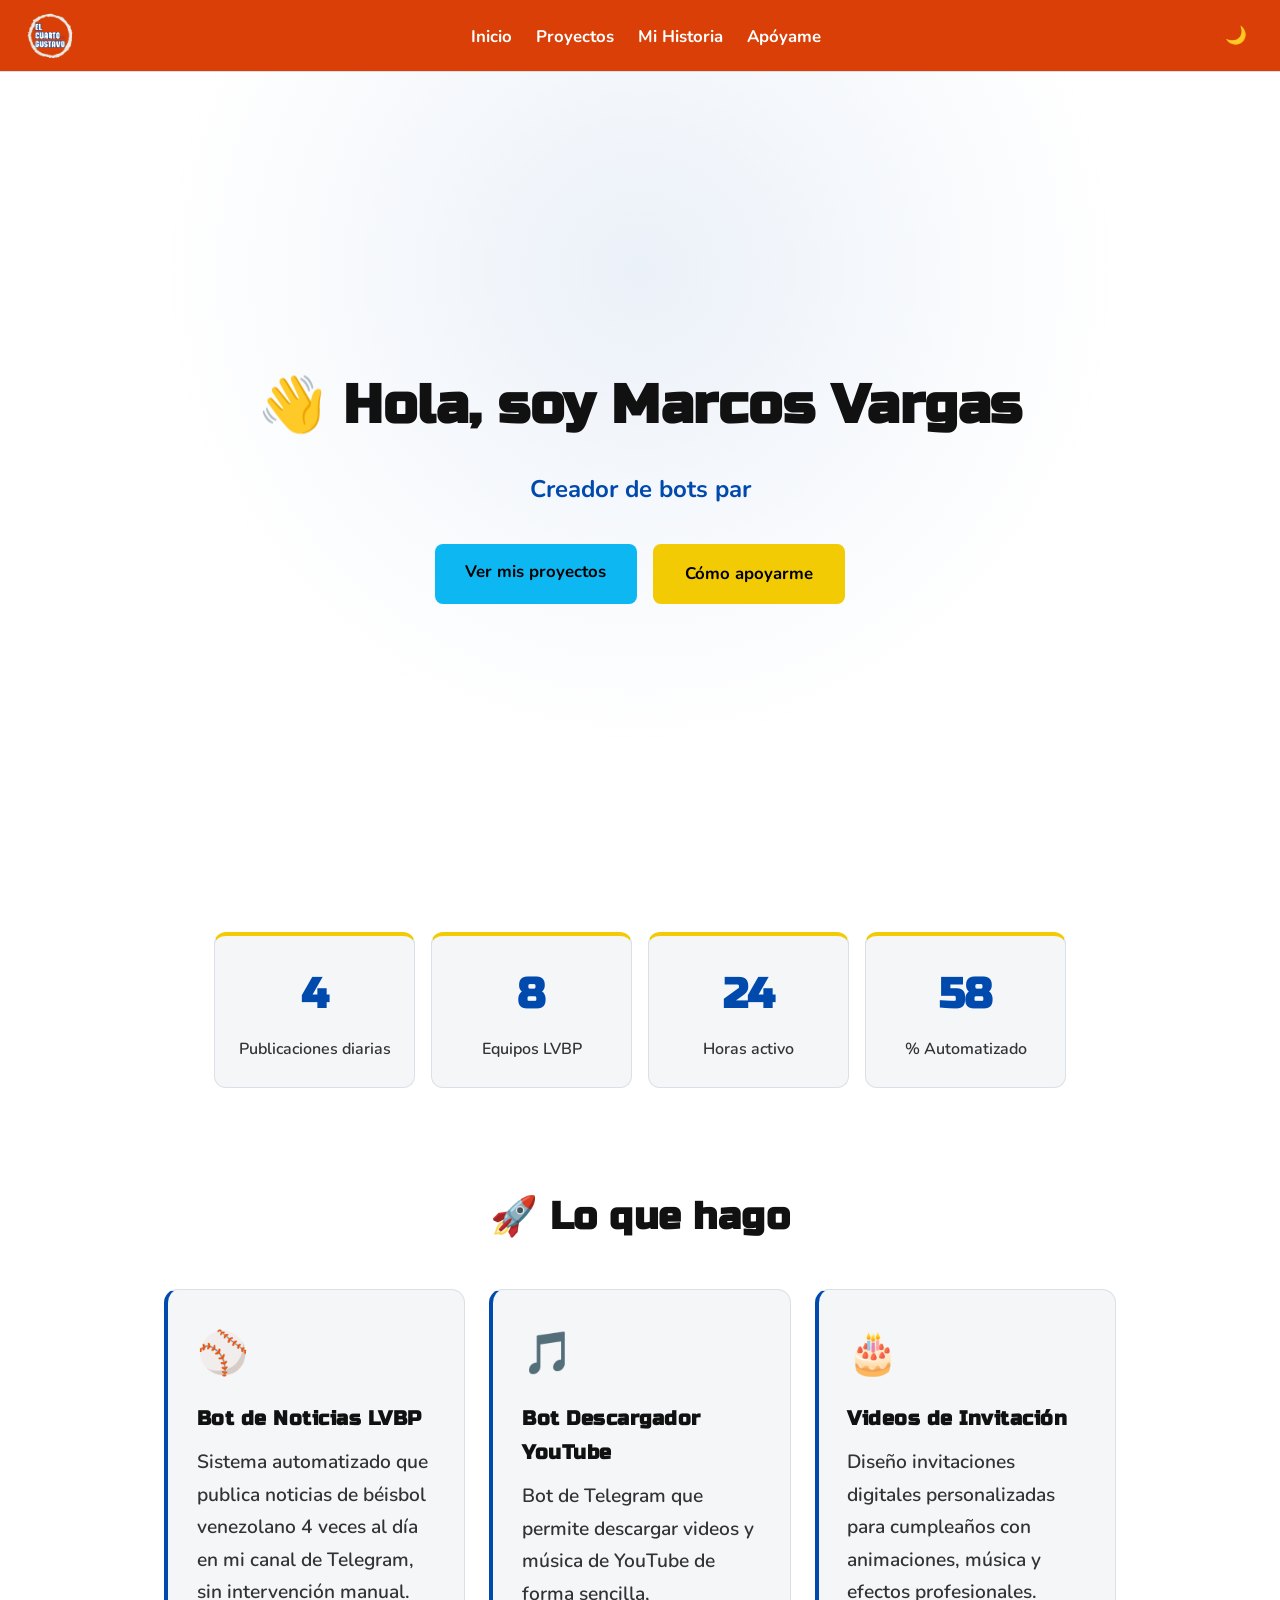
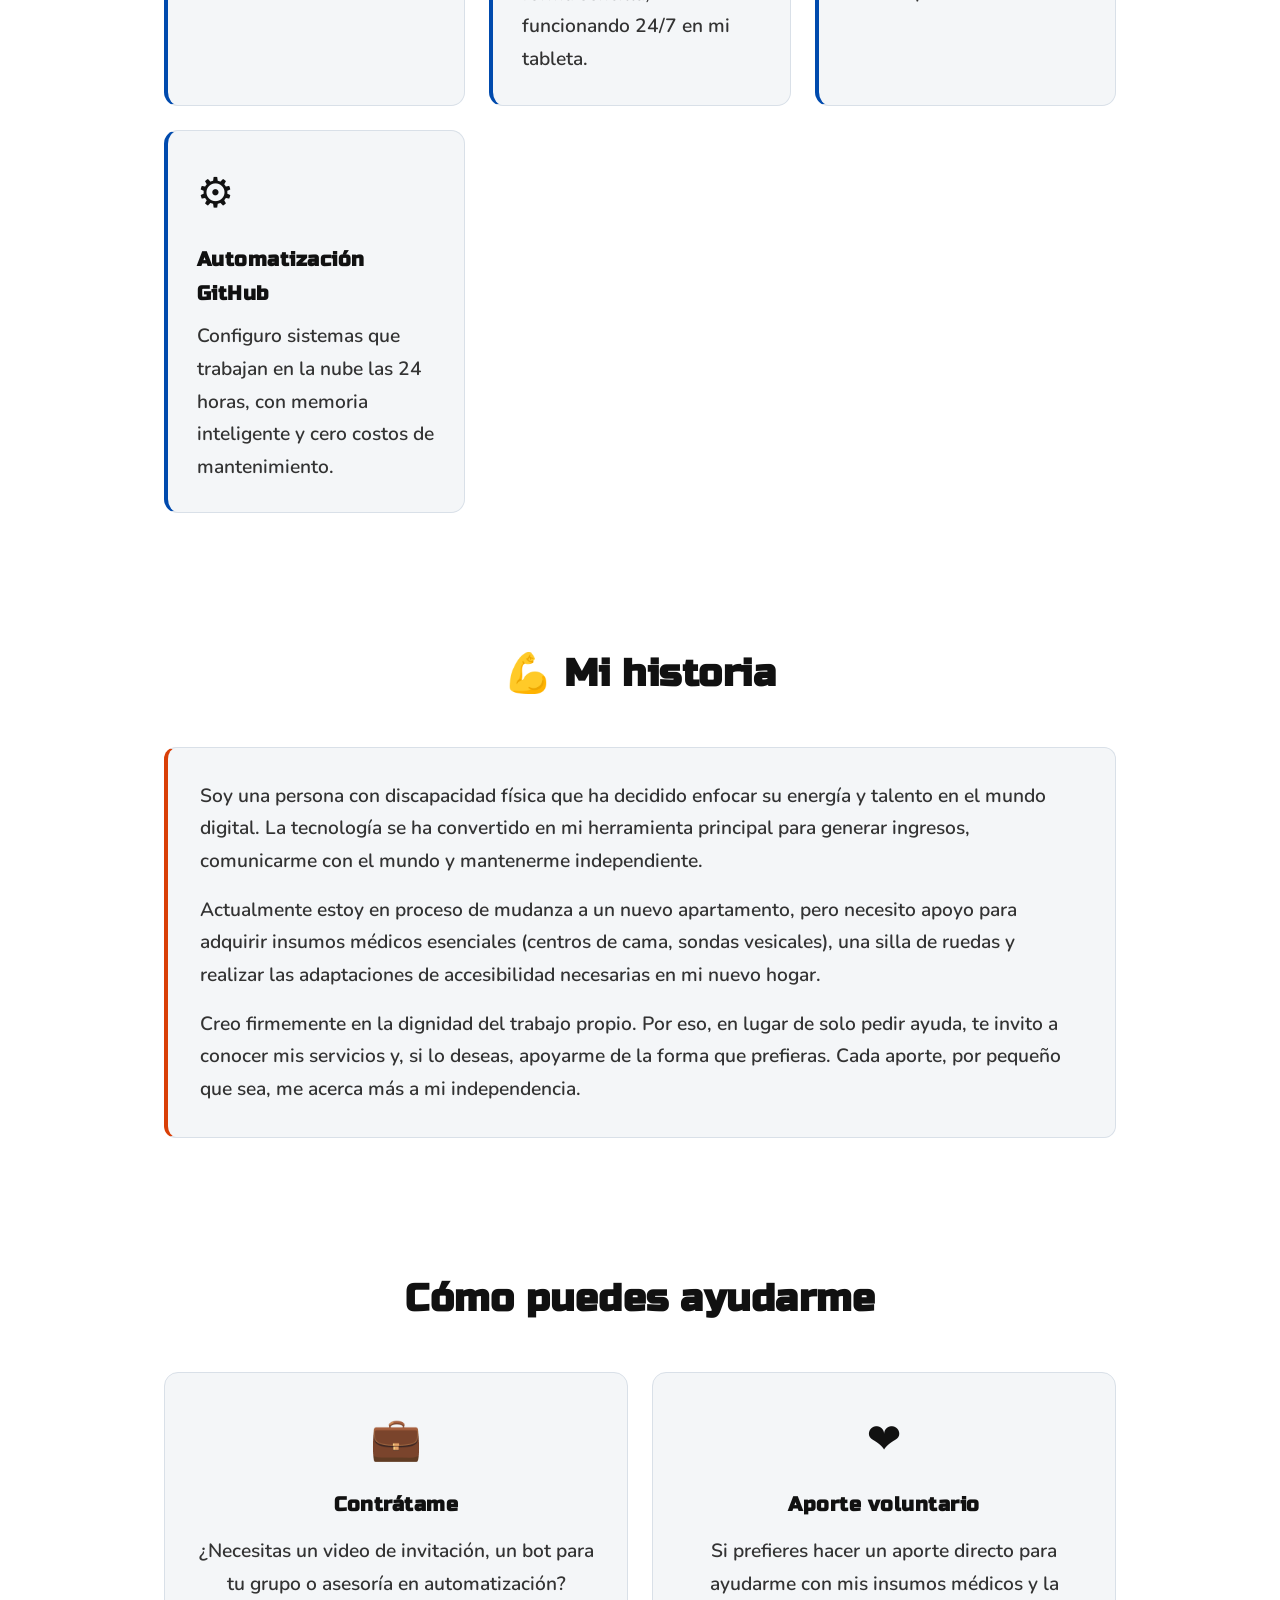
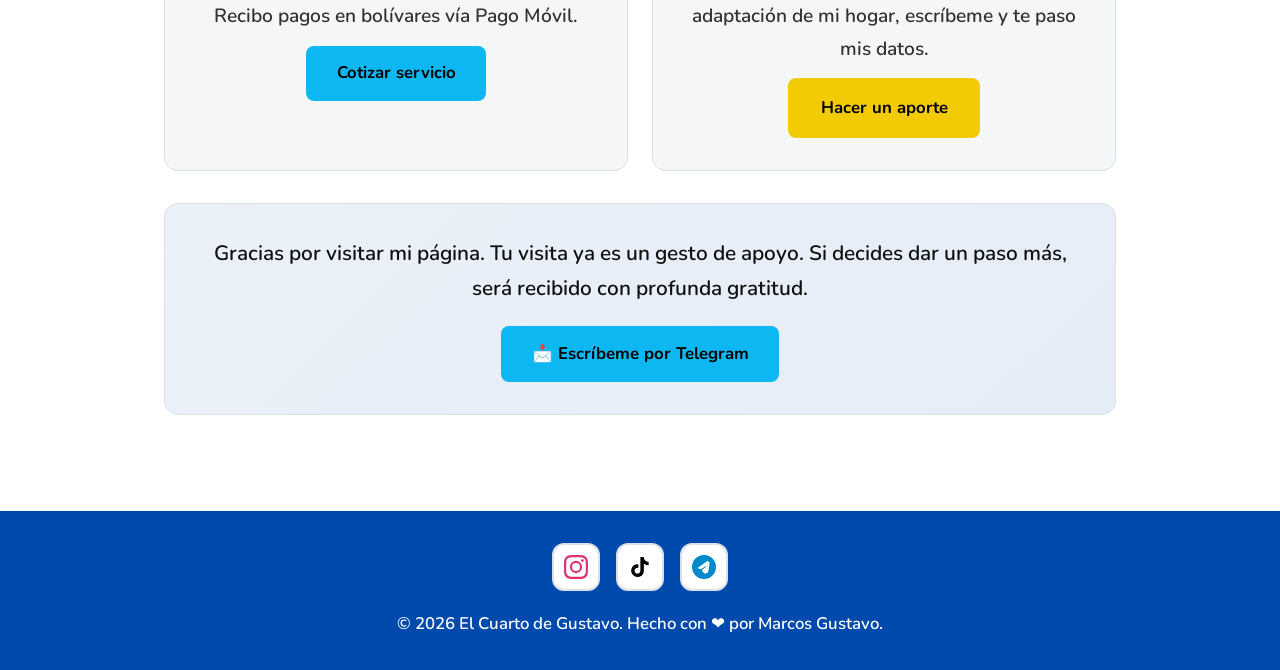
<file: index.html>
<!DOCTYPE html>
<html lang="es">
<head>
    <meta charset="UTF-8">
    <meta name="viewport" content="width=device-width, initial-scale=1.0">
    <title>Marcos Vargas | Portafolio Digital</title>

    <!-- Aplica el tema guardado antes de pintar, para evitar parpadeo -->
    <script>
        if (localStorage.getItem('tema') === 'oscuro') {
            document.documentElement.classList.add('dark');
        }
    </script>

    <!-- Fuentes de Google Fonts: Russo One (títulos) y Nunito (texto) -->
    <link rel="preconnect" href="https://fonts.googleapis.com">
    <link rel="preconnect" href="https://fonts.gstatic.com" crossorigin>
    <link href="https://fonts.googleapis.com/css2?family=Nunito:wght@400;600;700&family=Russo+One&display=swap" rel="stylesheet">

    <!-- Hoja de estilos principal -->
    <link rel="stylesheet" href="css/style.css">
</head>
<body>
    <!-- Header cargado desde components/header.html -->
    <div id="header-placeholder"></div>

    <!-- Hero -->
    <section class="hero" id="inicio">
        <div class="hero-content">
            <h1>👋 Hola, soy Marcos Vargas</h1>
            <div class="typing-text" id="typingText"></div>
            <div class="hero-buttons">
                <a href="#proyectos" class="btn btn-primary">Ver mis proyectos</a>
                <a href="#apoyo" class="btn btn-outline">Cómo apoyarme</a>
            </div>
        </div>
    </section>

    <!-- Estadísticas -->
    <div class="stats">
        <div class="stat-card reveal">
            <span class="stat-number" data-target="4">0</span>
            <span class="stat-label">Publicaciones diarias</span>
        </div>
        <div class="stat-card reveal">
            <span class="stat-number" data-target="8">0</span>
            <span class="stat-label">Equipos LVBP</span>
        </div>
        <div class="stat-card reveal">
            <span class="stat-number" data-target="24">0</span>
            <span class="stat-label">Horas activo</span>
        </div>
        <div class="stat-card reveal">
            <span class="stat-number" data-target="100">0</span>
            <span class="stat-label">% Automatizado</span>
        </div>
    </div>

    <!-- Proyectos -->
    <section id="proyectos">
        <h2 class="section-title reveal">🚀 Lo que hago</h2>
        <div class="projects-grid">
            <div class="project-card reveal">
                <div class="project-icon">⚾</div>
                <h3>Bot de Noticias LVBP</h3>
                <p>Sistema automatizado que publica noticias de béisbol venezolano 4 veces al día en mi canal de Telegram, sin intervención manual.</p>
            </div>
            <div class="project-card reveal">
                <div class="project-icon">🎵</div>
                <h3>Bot Descargador YouTube</h3>
                <p>Bot de Telegram que permite descargar videos y música de YouTube de forma sencilla, funcionando 24/7 en mi tableta.</p>
            </div>
            <div class="project-card reveal">
                <div class="project-icon">🎂</div>
                <h3>Videos de Invitación</h3>
                <p>Diseño invitaciones digitales personalizadas para cumpleaños con animaciones, música y efectos profesionales.</p>
            </div>
            <div class="project-card reveal">
                <div class="project-icon">⚙️</div>
                <h3>Automatización GitHub</h3>
                <p>Configuro sistemas que trabajan en la nube las 24 horas, con memoria inteligente y cero costos de mantenimiento.</p>
            </div>
        </div>
    </section>

    <!-- Historia -->
    <section id="historia">
        <h2 class="section-title reveal">💪 Mi historia</h2>
        <div class="story-card reveal">
            <p>Soy una persona con discapacidad física que ha decidido enfocar su energía y talento en el mundo digital. La tecnología se ha convertido en mi herramienta principal para generar ingresos, comunicarme con el mundo y mantenerme independiente.</p>
            <p>Actualmente estoy en proceso de mudanza a un nuevo apartamento, pero necesito apoyo para adquirir insumos médicos esenciales (centros de cama, sondas vesicales), una silla de ruedas y realizar las adaptaciones de accesibilidad necesarias en mi nuevo hogar.</p>
            <p>Creo firmemente en la dignidad del trabajo propio. Por eso, en lugar de solo pedir ayuda, te invito a conocer mis servicios y, si lo deseas, apoyarme de la forma que prefieras. Cada aporte, por pequeño que sea, me acerca más a mi independencia.</p>
        </div>
    </section>

    <!-- Apoyo -->
    <section id="apoyo">
        <h2 class="section-title reveal">Cómo puedes ayudarme</h2>
        <div class="support-options">
            <div class="support-card reveal">
                <div class="icon">💼</div>
                <h3>Contrátame</h3>
                <p>¿Necesitas un video de invitación, un bot para tu grupo o asesoría en automatización? Recibo pagos en bolívares vía Pago Móvil.</p>
                <a href="https://t.me/MarcosVargasr" class="btn btn-primary" target="_blank">Cotizar servicio</a>
            </div>
            <div class="support-card reveal">
                <div class="icon">❤️</div>
                <h3>Aporte voluntario</h3>
                <p>Si prefieres hacer un aporte directo para ayudarme con mis insumos médicos y la adaptación de mi hogar, escríbeme y te paso mis datos.</p>
                <a href="https://t.me/MarcosVargasr" class="btn btn-outline" target="_blank">Hacer un aporte</a>
            </div>
        </div>
        <div class="cta-box reveal">
            <p>Gracias por visitar mi página. Tu visita ya es un gesto de apoyo. Si decides dar un paso más, será recibido con profunda gratitud.</p>
            <a href="https://t.me/MarcosVargasr" class="btn btn-primary" target="_blank">📩 Escríbeme por Telegram</a>
        </div>
    </section>

    <!-- Footer cargado desde components/footer.html -->
    <div id="footer-placeholder"></div>

    <script src="js/script.js"></script>
</body>
</html>
</file>
<file: css/style.css>
/* ===== TEMA CLARO (predeterminado) ===== */
:root {
    /* Colores de marca constantes */
    --azul-fuerte: #004AAD;
    --naranja: #D93F07;
    --amarillo: #F2CB05;
    --celeste: #0CB7F2;
    --celeste-oscuro: #0a9fd6;

    /* Verde Matrix (SOLO para modo oscuro) */
    --matrix-green: #00ff41;
    --matrix-green-dark: #00cc33;

    /* Colores naturales de redes sociales */
    --instagram: #E1306C;
    --tiktok: #000000;
    --telegram: #0088cc;

    /* Superficies y textos del tema claro: letras NEGRAS */
    --fondo: #FFFFFF;
    --fondo-suave: #f4f6f8;
    --texto: #111111;
    --texto-suave: #333333;
    --borde: #d9e0e8;

    /* Header y footer en tema claro */
    --header-bg: #D93F07;
    --header-texto: #FFFFFF;
    --footer-bg: #004AAD;
    --footer-texto: #FFFFFF;

    /* Botones en tema claro: AZUL CIELO con texto NEGRO */
    --btn-bg: #0CB7F2;
    --btn-texto: #000000;
    --btn-hover: #0a9fd6;
    --outline: #F2CB05;

    /* Otros colores de tema claro */
    --link-hover: #004AAD;
    --typing-color: #004AAD;
    --stat-color: #004AAD;
    --hero-glow: rgba(0, 74, 173, 0.08);
    --cta-glow: rgba(0, 74, 173, 0.10);
}

/* ===== TEMA OSCURO: estilo Matrix ===== */
html.dark {
    /* Superficies y textos: VERDES */
    --fondo: #0d1117;
    --fondo-suave: #161b22;
    --texto: #00ff41;
    --texto-suave: #00cc33;
    --borde: #2d333b;

    /* Header y footer en modo oscuro: NEGRO */
    --header-bg: #000000;
    --header-texto: #00ff41;
    --footer-bg: #000000;
    --footer-texto: #00ff41;

    /* Botones en modo oscuro: VERDES */
    --btn-bg: #00ff41;
    --btn-texto: #000000;
    --btn-hover: #00cc33;
    --outline: #00ff41;

    /* Otros colores de tema oscuro */
    --link-hover: #00ff41;
    --typing-color: #00ff41;
    --stat-color: #00ff41;
    --hero-glow: rgba(0, 255, 65, 0.2);
    --cta-glow: rgba(0, 255, 65, 0.15);
}

* { margin: 0; padding: 0; box-sizing: border-box; }
html { scroll-behavior: smooth; }

body {
    font-family: 'Nunito', 'Segoe UI', system-ui, sans-serif;
    font-size: 1.15rem;
    font-weight: 600;
    background: var(--fondo);
    color: var(--texto);
    line-height: 1.7;
    transition: background 0.3s ease, color 0.3s ease;
}

/* ===== Tipografía ===== */
h1, h2, h3, .stat-number, .logo-text {
    font-family: 'Russo One', sans-serif;
    letter-spacing: 0.5px;
}

/* ===== Header ===== */
#navbar {
    position: fixed;
    top: 0; left: 0; right: 0;
    display: flex;
    align-items: center;
    justify-content: space-between;
    padding: 0.6rem 1.5rem;
    background: var(--header-bg);
    backdrop-filter: blur(8px);
    border-bottom: 1px solid var(--borde);
    z-index: 1000;
    transition: background 0.3s ease, box-shadow 0.3s ease;
}
#navbar.scrolled {
    box-shadow: 0 2px 12px rgba(0, 0, 0, 0.25);
}
html.dark #navbar.scrolled {
    box-shadow: 0 2px 12px rgba(0, 255, 65, 0.3);
}
.logo img {
    height: 52px;
    width: auto;
    border-radius: 50%;
    display: block;
}
.nav-links { display: flex; list-style: none; gap: 1.5rem; }
.nav-links a {
    color: var(--header-texto);
    text-decoration: none;
    font-weight: 700;
    font-size: 1.05rem;
    transition: color 0.2s, text-shadow 0.2s;
}
.nav-links a:hover { color: var(--amarillo); }
html.dark .nav-links a { text-shadow: 0 0 5px rgba(0, 255, 65, 0.3); }
html.dark .nav-links a:hover { color: #66ff88; }

.nav-right { display: flex; align-items: center; gap: 1rem; }
.theme-toggle {
    background: var(--naranja);
    border: 2px solid var(--naranja);
    color: var(--header-texto);
    font-size: 1.1rem;
    width: 40px;
    height: 40px;
    border-radius: 50%;
    cursor: pointer;
    display: flex;
    align-items: center;
    justify-content: center;
    transition: background 0.2s, transform 0.2s, box-shadow 0.2s, border-color 0.2s;
}
.theme-toggle:hover {
    background: #b83406;
    transform: scale(1.08);
    box-shadow: 0 0 15px rgba(217, 63, 7, 0.5);
}
html.dark .theme-toggle {
    background: rgba(0, 255, 65, 0.18);
    border-color: rgba(0, 255, 65, 0.35);
}
html.dark .theme-toggle:hover {
    background: rgba(0, 255, 65, 0.32);
    box-shadow: 0 0 15px rgba(0, 255, 65, 0.5);
}

.menu-toggle { display: none; flex-direction: column; gap: 5px; cursor: pointer; }
.menu-toggle span { width: 26px; height: 3px; background: var(--header-texto); border-radius: 2px; }

/* ===== Hero ===== */
.hero {
    min-height: 100vh;
    display: flex;
    align-items: center;
    justify-content: center;
    text-align: center;
    padding: 7rem 1.5rem 3rem;
    background: radial-gradient(circle at 50% 30%, var(--hero-glow), transparent 60%);
}
.hero h1 {
    font-size: clamp(2rem, 5.5vw, 3.4rem);
    margin-bottom: 1rem;
    color: var(--texto);
}
html.dark .hero h1 { text-shadow: 0 0 20px rgba(0, 255, 65, 0.6); }
.typing-text {
    font-family: 'Nunito', sans-serif;
    font-size: clamp(1.1rem, 3.2vw, 1.5rem);
    color: var(--typing-color);
    min-height: 1.8em;
    margin-bottom: 2rem;
    font-weight: 700;
}
html.dark .typing-text { text-shadow: 0 0 15px rgba(0, 255, 65, 0.5); }
.hero-buttons { display: flex; gap: 1rem; justify-content: center; flex-wrap: wrap; }

/* ===== Botones ===== */
.btn {
    display: inline-block;
    padding: 0.85rem 1.9rem;
    border-radius: 8px;
    text-decoration: none;
    font-weight: 700;
    font-size: 1.05rem;
    font-family: 'Nunito', sans-serif;
    transition: transform 0.2s, box-shadow 0.2s, background 0.2s, color 0.2s;
}
.btn-primary {
    background: var(--btn-bg);
    color: var(--btn-texto);
}
.btn-primary:hover {
    transform: translateY(-2px);
    background: var(--btn-hover);
    box-shadow: 0 6px 18px rgba(12, 183, 242, 0.45);
}
html.dark .btn-primary:hover {
    box-shadow: 0 0 25px rgba(0, 255, 65, 0.7);
}

/* Botón amarillo SÓLIDO en tema claro, contorno verde en modo oscuro */
.btn-outline {
    border: 2px solid var(--outline);
    color: #000000;
    background: var(--outline);
}
.btn-outline:hover {
    background: #d9b504;
    transform: translateY(-2px);
    box-shadow: 0 6px 18px rgba(242, 203, 5, 0.5);
}
html.dark .btn-outline {
    border: 2px solid var(--outline);
    color: var(--outline);
    background: transparent;
}
html.dark .btn-outline:hover {
    background: var(--outline);
    color: #000000;
    box-shadow: 0 0 20px rgba(0, 255, 65, 0.5);
}

/* ===== Estadísticas ===== */
.stats {
    display: grid;
    grid-template-columns: repeat(auto-fit, minmax(150px, 1fr));
    gap: 1rem;
    max-width: 900px;
    margin: 0 auto;
    padding: 2rem 1.5rem;
}
.stat-card {
    background: var(--fondo-suave);
    border: 1px solid var(--borde);
    border-top: 4px solid var(--amarillo);
    border-radius: 12px;
    padding: 1.5rem 1rem;
    text-align: center;
    display: flex;
    flex-direction: column;
    gap: 0.3rem;
}
html.dark .stat-card { border-top-color: #00ff41; }
.stat-number {
    font-size: 2.6rem;
    color: var(--stat-color);
}
html.dark .stat-number { text-shadow: 0 0 15px rgba(0, 255, 65, 0.5); }
.stat-label {
    color: var(--texto-suave);
    font-size: 1rem;
}

/* ===== Secciones ===== */
section { padding: 4rem 1.5rem; max-width: 1000px; margin: 0 auto; }
.section-title {
    text-align: center;
    font-size: clamp(1.8rem, 4.5vw, 2.4rem);
    margin-bottom: 2.5rem;
    color: var(--texto);
}
html.dark .section-title { text-shadow: 0 0 15px rgba(0, 255, 65, 0.5); }

/* ===== Proyectos ===== */
.projects-grid {
    display: grid;
    grid-template-columns: repeat(auto-fit, minmax(240px, 1fr));
    gap: 1.5rem;
}
.project-card {
    background: var(--fondo-suave);
    border: 1px solid var(--borde);
    border-left: 4px solid var(--azul-fuerte);
    border-radius: 14px;
    padding: 1.8rem;
    transition: transform 0.25s, border-color 0.25s, box-shadow 0.25s;
}
.project-card:hover {
    transform: translateY(-6px);
    border-left-color: var(--celeste);
    box-shadow: 0 8px 24px rgba(0, 0, 0, 0.18);
}
html.dark .project-card { border-left-color: #00ff41; }
html.dark .project-card:hover {
    border-left-color: #66ff88;
    box-shadow: 0 0 20px rgba(0, 255, 65, 0.3);
}
.project-icon { font-size: 2.6rem; margin-bottom: 0.8rem; }
.project-card h3 {
    margin-bottom: 0.6rem;
    font-size: 1.25rem;
    color: var(--texto);
}
html.dark .project-card h3 { text-shadow: 0 0 8px rgba(0, 255, 65, 0.4); }
.project-card p {
    color: var(--texto-suave);
    font-size: 1.2rem;
}

/* ===== Historia ===== */
.story-card {
    background: var(--fondo-suave);
    border: 1px solid var(--borde);
    border-left: 4px solid var(--naranja);
    border-radius: 12px;
    padding: 2rem;
    display: flex;
    flex-direction: column;
    gap: 1rem;
    color: var(--texto-suave);
}
html.dark .story-card { border-left-color: #00ff41; }
.story-card p { font-size: 1.2rem; }

/* ===== Apoyo ===== */
.support-options {
    display: grid;
    grid-template-columns: repeat(auto-fit, minmax(260px, 1fr));
    gap: 1.5rem;
    margin-bottom: 2rem;
}
.support-card {
    background: var(--fondo-suave);
    border: 1px solid var(--borde);
    border-radius: 14px;
    padding: 2rem;
    text-align: center;
    display: flex;
    flex-direction: column;
    align-items: center;
    gap: 0.8rem;
}
.support-card .icon { font-size: 2.6rem; }
.support-card h3 {
    font-size: 1.25rem;
    color: var(--texto);
}
html.dark .support-card h3 { text-shadow: 0 0 8px rgba(0, 255, 65, 0.4); }
.support-card p { color: var(--texto-suave); font-size: 1.2rem; }
.cta-box {
    background: linear-gradient(135deg, var(--hero-glow), var(--cta-glow));
    border: 1px solid var(--borde);
    border-radius: 14px;
    padding: 2rem;
    text-align: center;
    display: flex;
    flex-direction: column;
    align-items: center;
    gap: 1.2rem;
}
.cta-box p { color: var(--texto); font-size: 1.3rem; }
html.dark .cta-box p { text-shadow: 0 0 10px rgba(0, 255, 65, 0.4); }

/* ===== Footer ===== */
footer {
    background: var(--footer-bg);
    color: var(--footer-texto);
    padding: 2rem 1.5rem;
    text-align: center;
    margin-top: 2rem;
    transition: background 0.3s ease, color 0.3s ease;
}
footer p { font-size: 1.05rem; }
html.dark footer p { text-shadow: 0 0 10px rgba(0, 255, 65, 0.5); }

/* ===== Iconos de redes sociales ===== */
.social-icons {
    display: flex;
    justify-content: center;
    gap: 1rem;
    margin-bottom: 1.2rem;
}
.social-icon {
    display: inline-flex;
    align-items: center;
    justify-content: center;
    width: 48px;
    height: 48px;
    border-radius: 12px;
    background: #FFFFFF;
    border: 2px solid #d9e0e8;
    transition: transform 0.2s, box-shadow 0.2s, background 0.2s, color 0.2s, border-color 0.2s;
}
.social-icon:hover { transform: translateY(-3px); }

/* Colores naturales en tema claro */
.social-instagram { color: var(--instagram); }
.social-tiktok { color: var(--tiktok); }
.social-telegram { color: var(--telegram); }

/* En modo oscuro: todos se vuelven verdes Matrix */
html.dark .social-icon {
    background: var(--matrix-green);
    color: #000000;
    border-color: var(--matrix-green);
    box-shadow: 0 0 12px rgba(0, 255, 65, 0.5);
}
html.dark .social-icon:hover {
    box-shadow: 0 0 22px rgba(0, 255, 65, 0.9);
    transform: translateY(-3px);
}

/* ===== Animaciones de aparición ===== */
.reveal {
    opacity: 0;
    transform: translateY(30px);
    transition: opacity 0.6s ease, transform 0.6s ease;
}
.reveal.visible { opacity: 1; transform: none; }

/* ===== Responsive (móviles y tabletas) ===== */
@media (max-width: 768px) {
    .menu-toggle { display: flex; }
    .nav-links {
        position: fixed;
        top: 64px;
        right: 0;
        flex-direction: column;
        background: var(--header-bg);
        width: 100%;
        padding: 1.5rem;
        gap: 1rem;
        transform: translateX(100%);
        transition: transform 0.3s ease;
        border-bottom: 1px solid var(--borde);
    }
    .nav-links.active { transform: translateX(0); }
}
</file>
